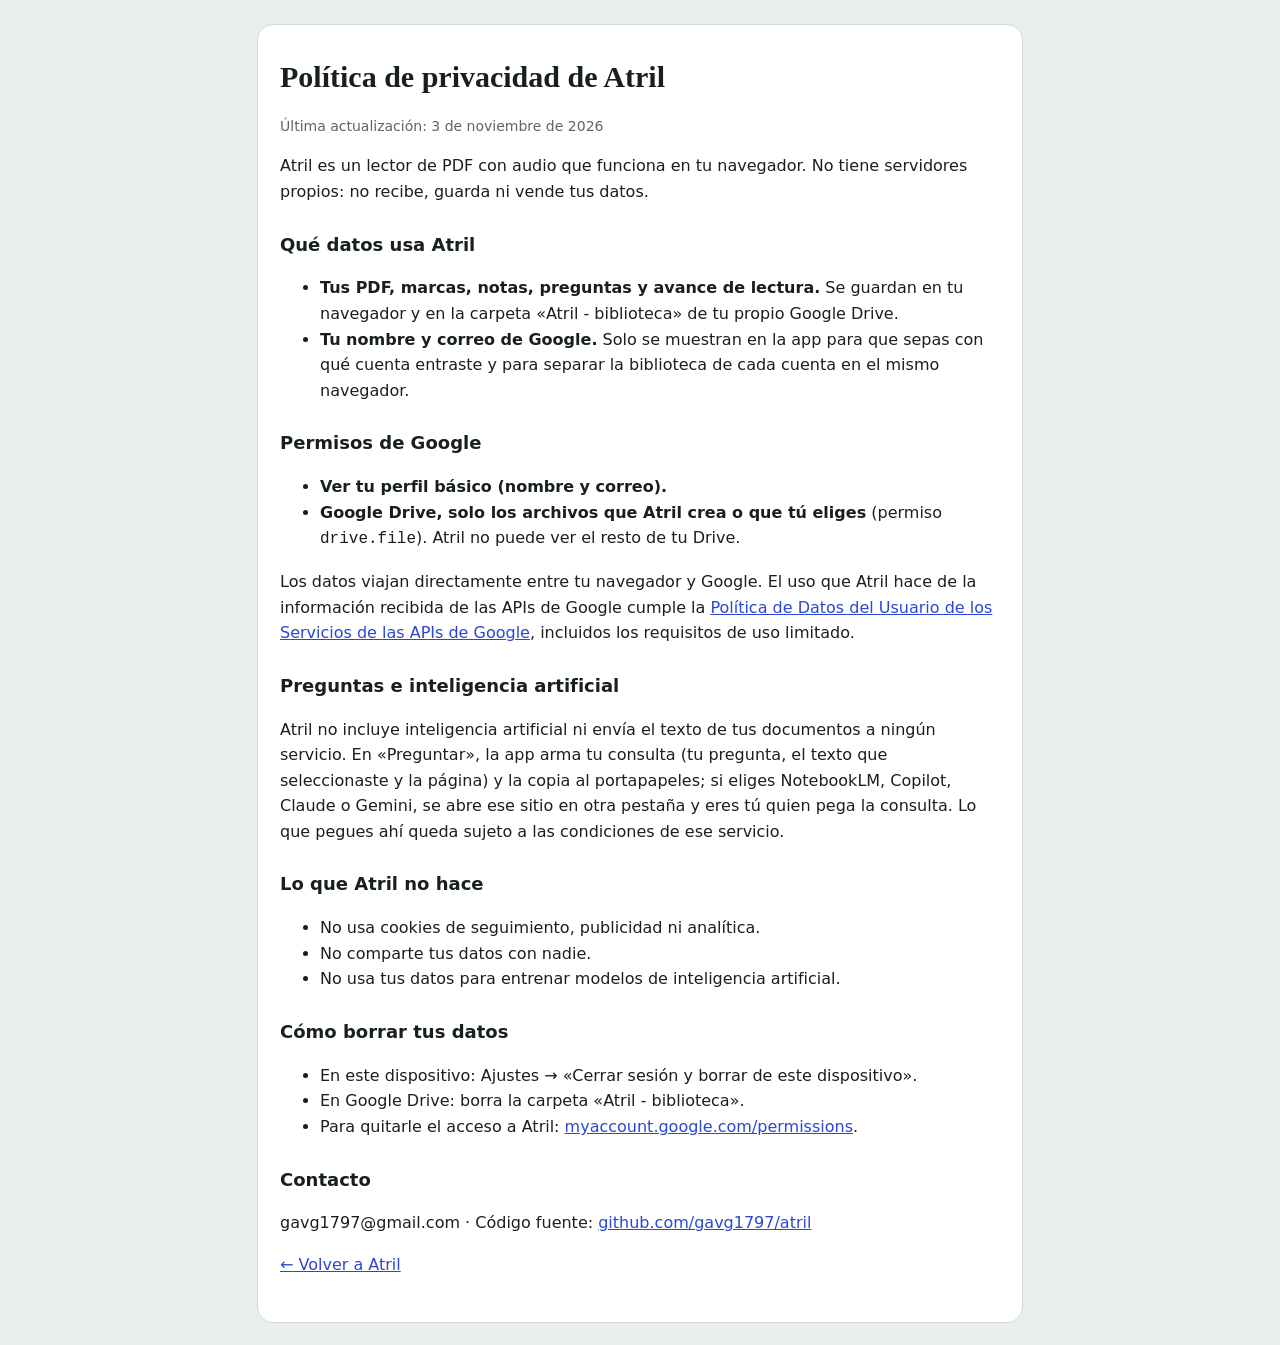
<file: privacidad.html>
<!doctype html>
<html lang="es">
<head>
<meta charset="utf-8">
<meta name="viewport" content="width=device-width, initial-scale=1">
<title>Atril · Política de privacidad</title>
<link rel="icon" href="icon.svg" type="image/svg+xml">
<style>
:root{--bg:#E9EDEC;--paper:#fff;--ink:#18201F;--muted:#5A6764;--line:#D3DBD9;--accent:#2B47D4}
@media (prefers-color-scheme:dark){:root{--bg:#0F1413;--paper:#1B2220;--ink:#E5ECEA;--muted:#94A29E;--line:#2A3432;--accent:#93A6FF}}
body{margin:0;background:var(--bg);color:var(--ink);font:16px/1.6 system-ui,-apple-system,"Segoe UI",sans-serif}
main{max-width:720px;margin:24px auto;padding:28px 22px;background:var(--paper);border:1px solid var(--line);border-radius:16px}
@media (max-width:760px){main{margin:0;border-radius:0;border:0}}
h1{font-family:Georgia,serif;font-size:30px;margin:0 0 4px}h2{font-size:18px;margin:26px 0 6px}
p,li{color:var(--ink)}.muted{color:var(--muted);font-size:14px}a{color:var(--accent)}
</style>
</head>
<body>
<main>
<h1>Política de privacidad de Atril</h1>
<p class="muted">Última actualización: 3 de noviembre de 2026</p>

<p>Atril es un lector de PDF con audio que funciona en tu navegador. No tiene servidores propios: no recibe, guarda ni vende tus datos.</p>

<h2>Qué datos usa Atril</h2>
<ul>
<li><b>Tus PDF, marcas, notas, preguntas y avance de lectura.</b> Se guardan en tu navegador y en la carpeta «Atril - biblioteca» de tu propio Google Drive.</li>
<li><b>Tu nombre y correo de Google.</b> Solo se muestran en la app para que sepas con qué cuenta entraste y para separar la biblioteca de cada cuenta en el mismo navegador.</li>
</ul>

<h2>Permisos de Google</h2>
<ul>
<li><b>Ver tu perfil básico (nombre y correo).</b></li>
<li><b>Google Drive, solo los archivos que Atril crea o que tú eliges</b> (permiso <code>drive.file</code>). Atril no puede ver el resto de tu Drive.</li>
</ul>
<p>Los datos viajan directamente entre tu navegador y Google. El uso que Atril hace de la información recibida de las APIs de Google cumple la <a href="https://developers.google.com/terms/api-services-user-data-policy" target="_blank" rel="noopener">Política de Datos del Usuario de los Servicios de las APIs de Google</a>, incluidos los requisitos de uso limitado.</p>

<h2>Preguntas e inteligencia artificial</h2>
<p>Atril no incluye inteligencia artificial ni envía el texto de tus documentos a ningún servicio. En «Preguntar», la app arma tu consulta (tu pregunta, el texto que seleccionaste y la página) y la copia al portapapeles; si eliges NotebookLM, Copilot, Claude o Gemini, se abre ese sitio en otra pestaña y eres tú quien pega la consulta. Lo que pegues ahí queda sujeto a las condiciones de ese servicio.</p>

<h2>Lo que Atril no hace</h2>
<ul>
<li>No usa cookies de seguimiento, publicidad ni analítica.</li>
<li>No comparte tus datos con nadie.</li>
<li>No usa tus datos para entrenar modelos de inteligencia artificial.</li>
</ul>

<h2>Cómo borrar tus datos</h2>
<ul>
<li>En este dispositivo: Ajustes → «Cerrar sesión y borrar de este dispositivo».</li>
<li>En Google Drive: borra la carpeta «Atril - biblioteca».</li>
<li>Para quitarle el acceso a Atril: <a href="https://myaccount.google.com/permissions" target="_blank" rel="noopener">myaccount.google.com/permissions</a>.</li>
</ul>

<h2>Contacto</h2>
<p>gavg1797@gmail.com · Código fuente: <a href="https://github.com/gavg1797/atril">github.com/gavg1797/atril</a></p>
<p><a href="./">← Volver a Atril</a></p>
</main>
</body>
</html>
</file>
